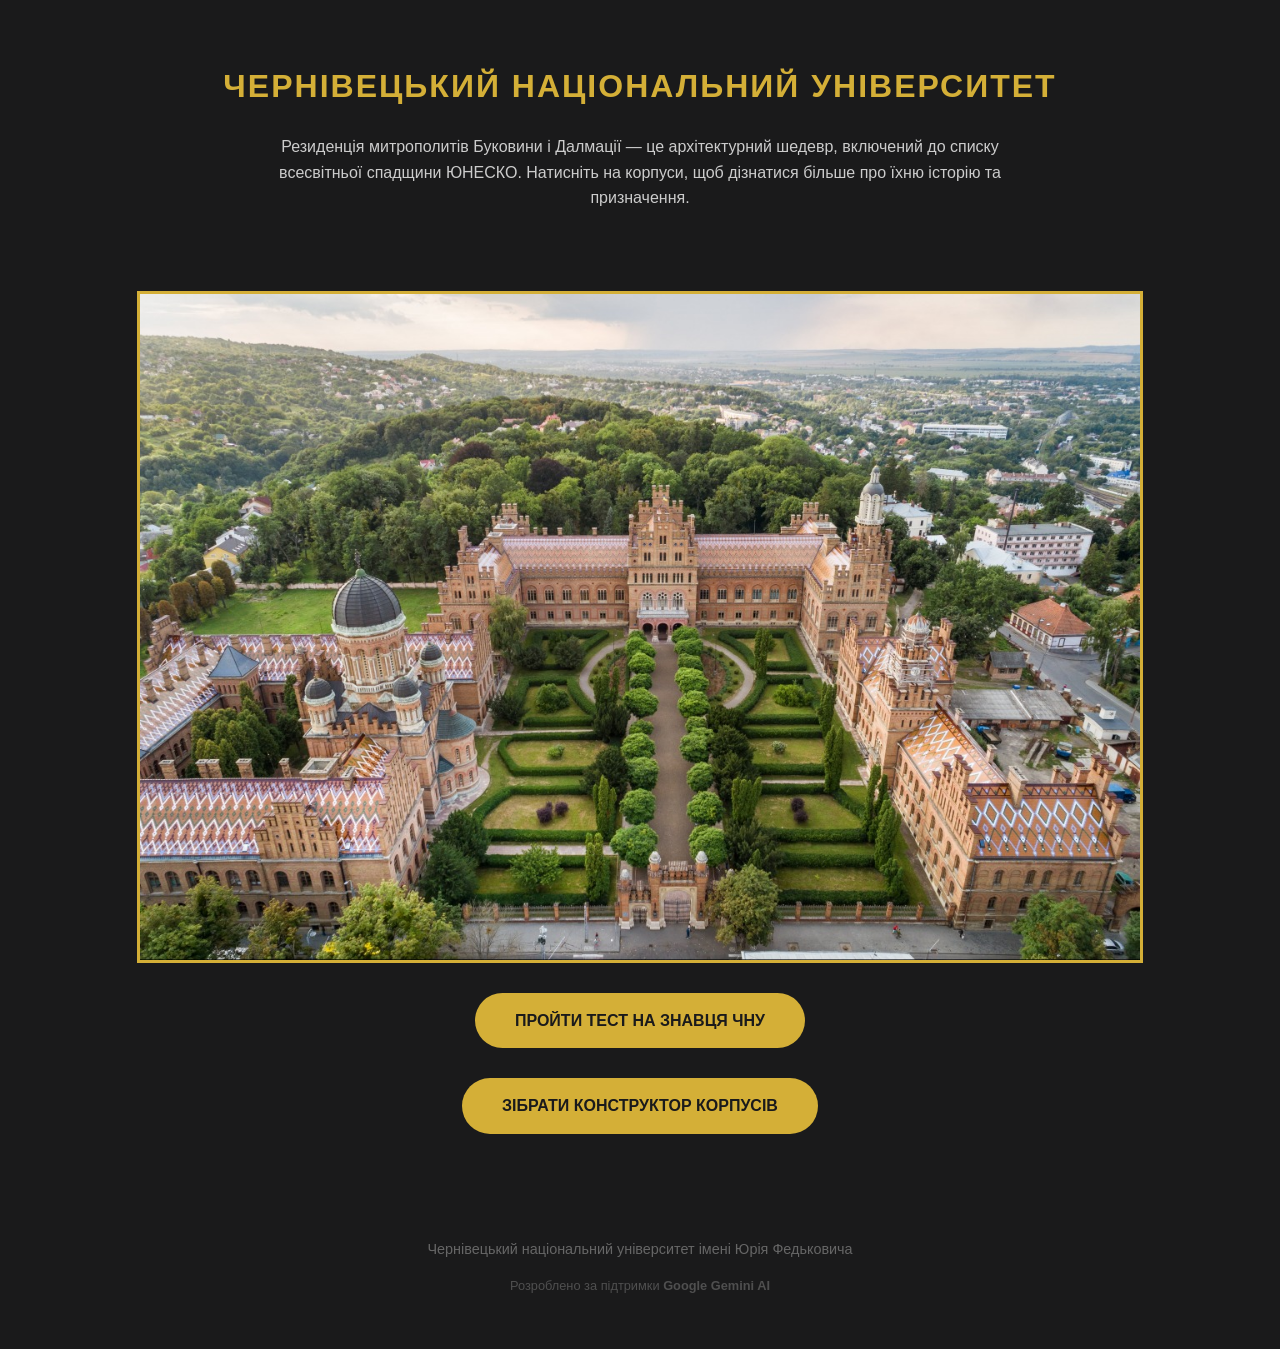
<file: index.html>
<!DOCTYPE html>
<html lang="uk">
<head>
    <meta charset="UTF-8">
    <meta name="viewport" content="width=device-width, initial-scale=1.0">
    <title>ЧНУ | Інтерактивний Гід</title>
    <link rel="stylesheet" href="style.css">
</head>
<body>
    <header>
        <h1>Чернівецький національний університет</h1>
        <p style="max-width: 800px; margin: 20px auto; color: #ccc;">
            Резиденція митрополитів Буковини і Далмації — це архітектурний шедевр, включений до списку всесвітньої спадщини ЮНЕСКО. 
            Натисніть на корпуси, щоб дізнатися більше про їхню історію та призначення.
        </p>
    </header>

    <div class="map-container">
        <img src="main-univ.jpg" alt="Університет" class="base-image">
        <svg viewBox="0 0 1000 600" class="map-svg">
            <polygon points="250,80 690,80 690,205 250,205" class="map-zone park-zone" onclick="location.href='park.html'"></polygon>
            <polygon points="310,206 730,206 730,294 310,294" class="map-zone main-zone" onclick="location.href='metropolitan.html'"></polygon>
            <rect x="750" y="285" width="128" height="300" class="map-zone guest-zone" transform="rotate(-28, 814, 435)" onclick="location.href='guest.html'"></rect>
            <rect x="0" y="294" width="330" height="281" class="map-zone seminary-zone" onclick="location.href='seminary.html'"></rect>
            <rect x="180" y="340" width="130" height="130" class="map-zone church-zone" onclick="location.href='church.html'"></rect>
        </svg>
    </div>

    <div style="margin-bottom: 50px;">
        <a href="test.html" class="btn-test">Пройти тест на знавця ЧНУ</a>
        <a href="puzzle.html" class="btn-test">Зібрати конструктор корпусів</a>
    </div>

    <footer>
        <p>Чернівецький національний університет імені Юрія Федьковича</p>
        <p style="margin-top: 10px; font-size: 0.8rem; opacity: 0.7;">
            Розроблено за підтримки <strong>Google Gemini AI</strong>
        </p>
    </footer>
</body>
</html>
</file>
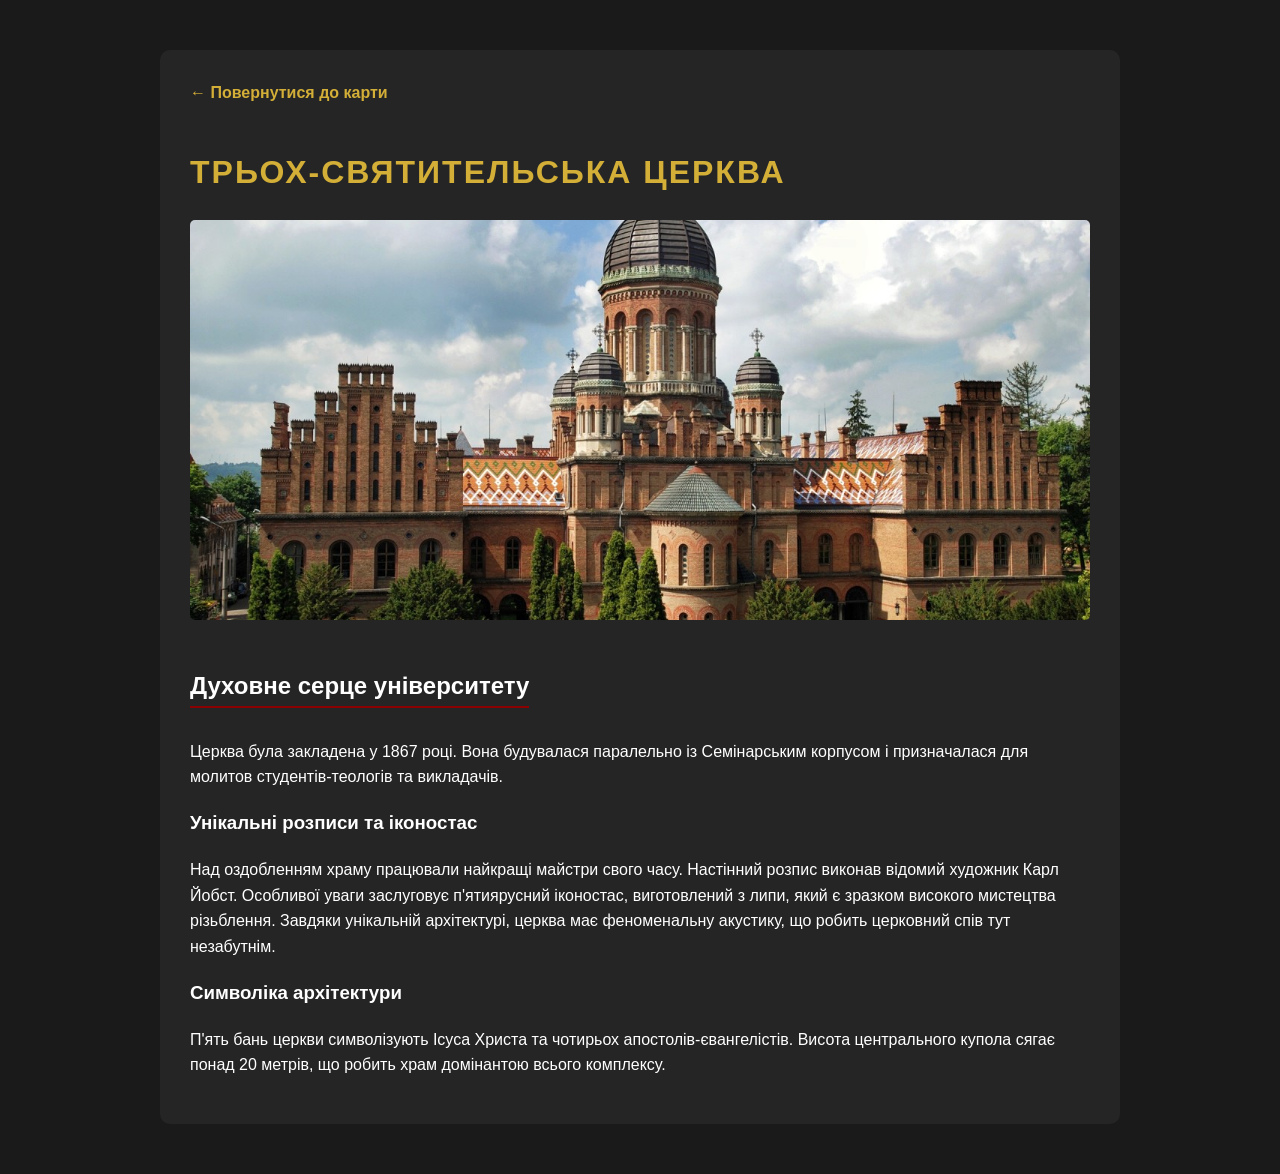
<file: church.html>
<!DOCTYPE html>
<html lang="uk">
<head>
    <meta charset="UTF-8">
    <title>Трьох-Святительська церква — ЧНУ</title>
    <link rel="stylesheet" href="style.css">
</head>
<body>
    <div class="container">
        <a href="index.html" class="back-link">← Повернутися до карти</a>
        <h1>Трьох-Святительська церква</h1>
        <img src="church-zone.jpg" class="detail-img" alt="Трьох-Святительська церква">
        
        <section class="content-section">
    <h2>Духовне серце університету</h2>
    <p>Церква була закладена у 1867 році. Вона будувалася паралельно із Семінарським корпусом і призначалася для молитов студентів-теологів та викладачів.</p>

    <h3>Унікальні розписи та іконостас</h3>
    <p>Над оздобленням храму працювали найкращі майстри свого часу. Настінний розпис виконав відомий художник Карл Йобст. Особливої уваги заслуговує п'ятиярусний іконостас, виготовлений з липи, який є зразком високого мистецтва різьблення. Завдяки унікальній архітектурі, церква має феноменальну акустику, що робить церковний спів тут незабутнім.</p>

    <h3>Символіка архітектури</h3>
    <p>П'ять бань церкви символізують Ісуса Христа та чотирьох апостолів-євангелістів. Висота центрального купола сягає понад 20 метрів, що робить храм домінантою всього комплексу.</p>
</section>
    </div>
</body>
</html>
</file>
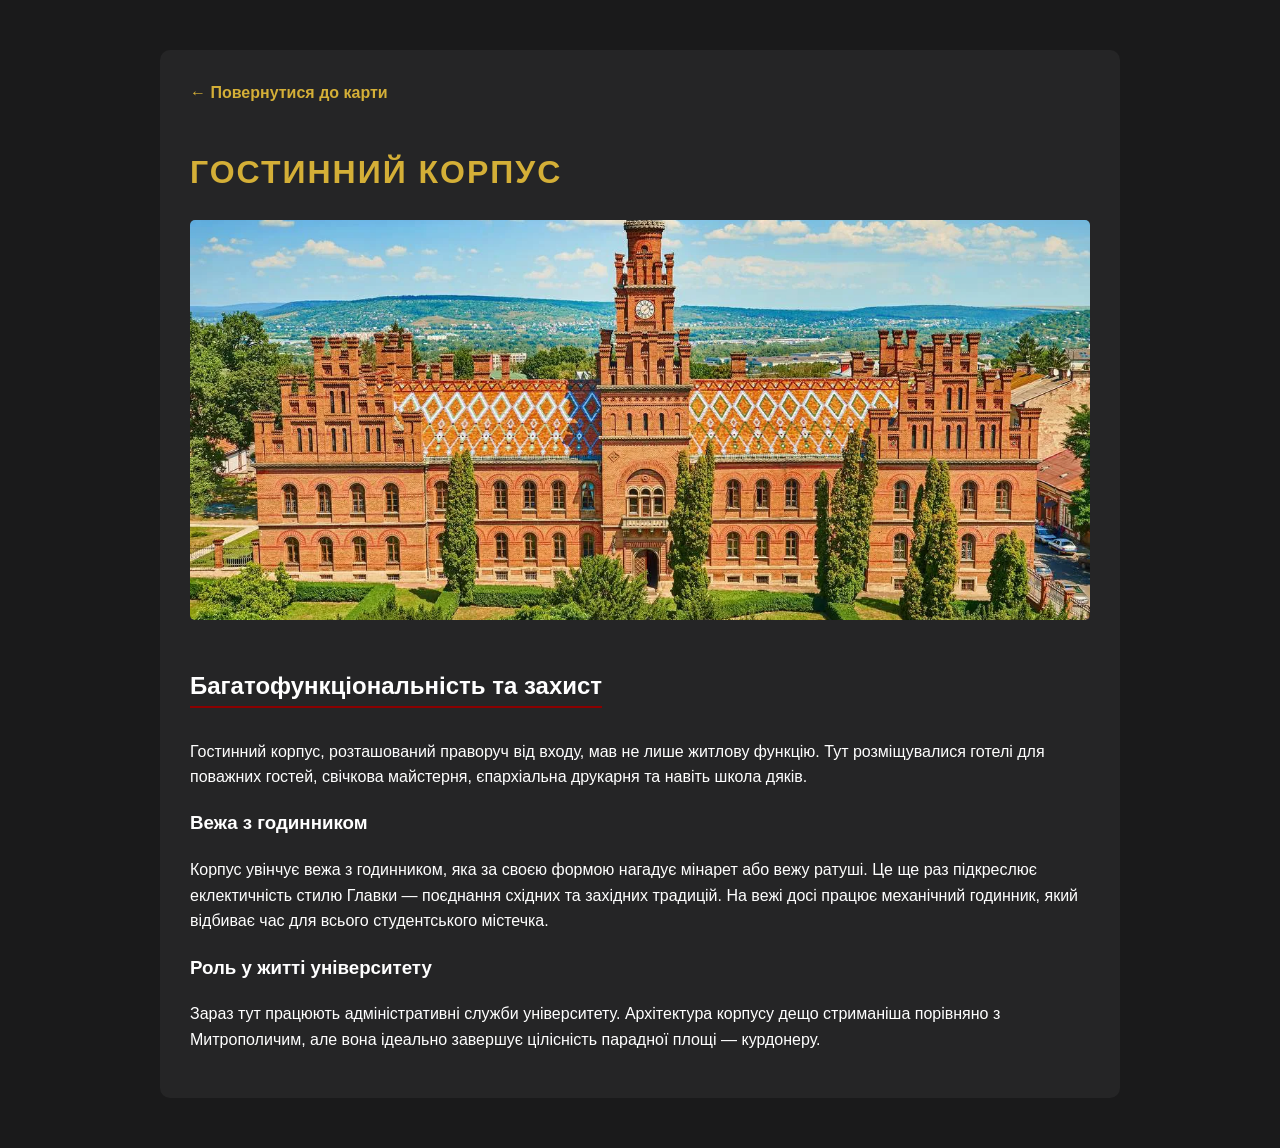
<file: guest.html>
<!DOCTYPE html>
<html lang="uk">
<head>
    <meta charset="UTF-8">
    <title>Гостинний корпус — ЧНУ</title>
    <link rel="stylesheet" href="style.css">
</head>
<body>
    <div class="container">
        <a href="index.html" class="back-link">← Повернутися до карти</a>
        <h1>Гостинний корпус</h1>
        <img src="guest-zone.png" class="detail-img" alt="Гостинний корпус">
        
        <section class="content-section">
    <h2>Багатофункціональність та захист</h2>
    <p>Гостинний корпус, розташований праворуч від входу, мав не лише житлову функцію. Тут розміщувалися готелі для поважних гостей, свічкова майстерня, єпархіальна друкарня та навіть школа дяків.</p>

    <h3>Вежа з годинником</h3>
    <p>Корпус увінчує вежа з годинником, яка за своєю формою нагадує мінарет або вежу ратуші. Це ще раз підкреслює еклектичність стилю Главки — поєднання східних та західних традицій. На вежі досі працює механічний годинник, який відбиває час для всього студентського містечка.</p>

    <h3>Роль у житті університету</h3>
    <p>Зараз тут працюють адміністративні служби університету. Архітектура корпусу дещо стриманіша порівняно з Митрополичим, але вона ідеально завершує цілісність парадної площі — курдонеру.</p>
</section>
    </div>
</body>
</html>
</file>
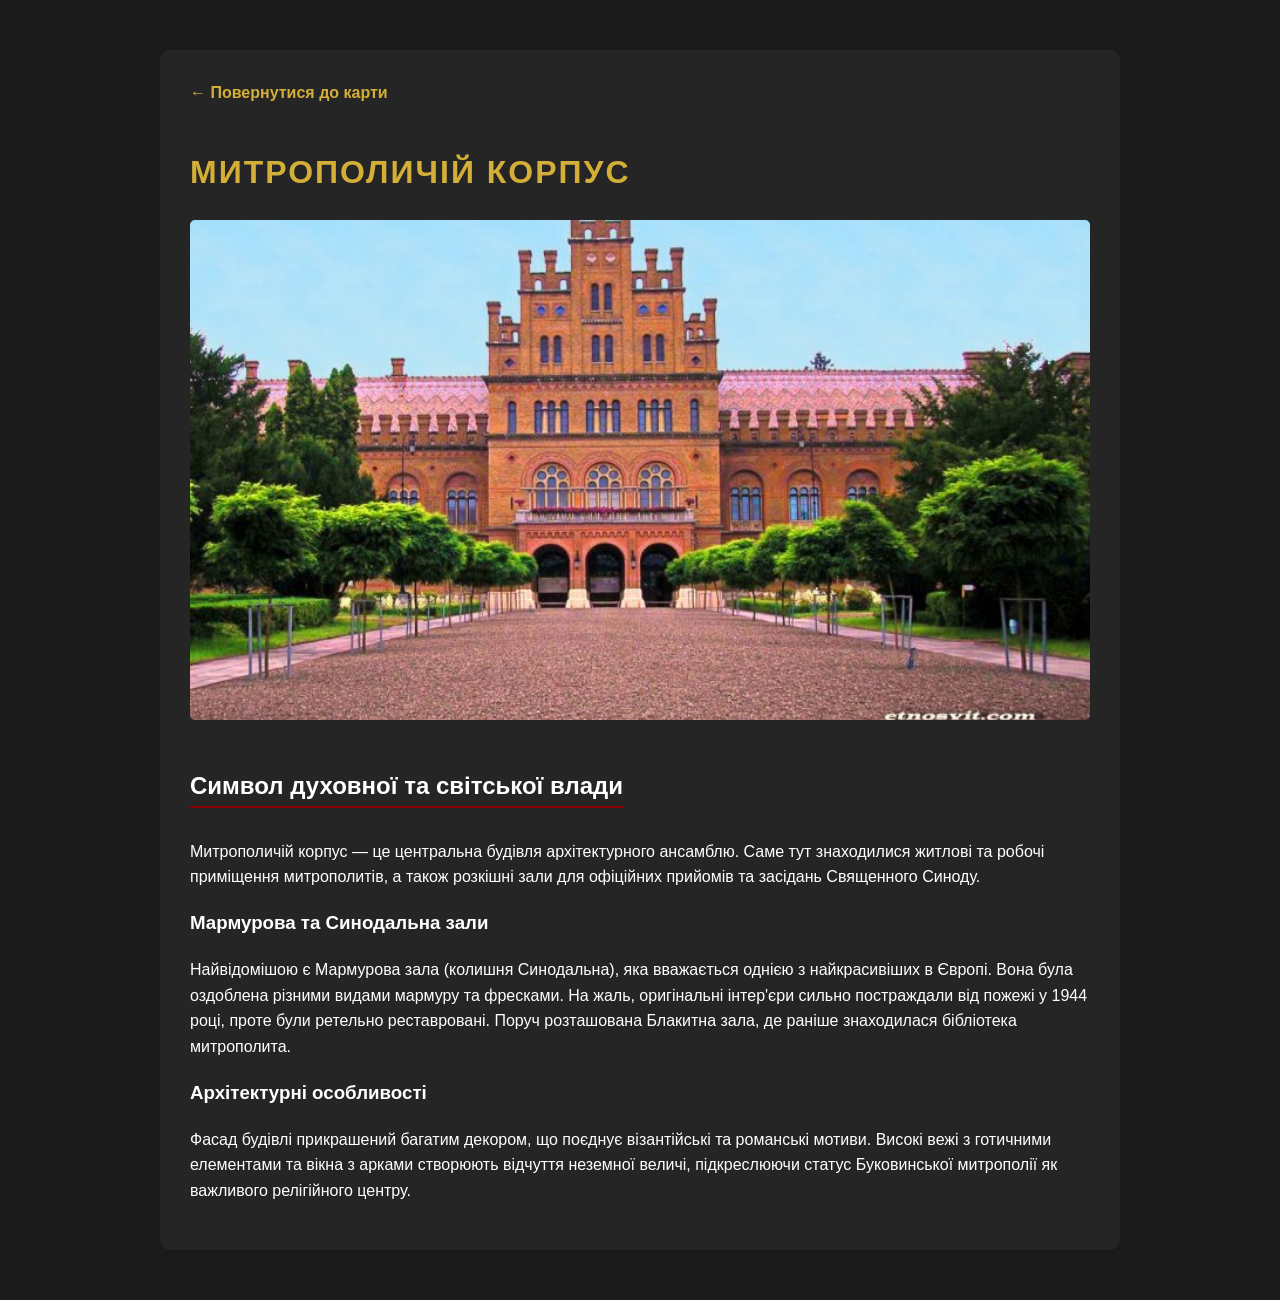
<file: metropolitan.html>
<!DOCTYPE html>
<html lang="uk">
<head>
    <meta charset="UTF-8">
    <title>Митрополичій корпус — ЧНУ</title>
    <link rel="stylesheet" href="style.css">
</head>
<body>
    <div class="container">
        <a href="index.html" class="back-link">← Повернутися до карти</a>
        <h1>Митрополичій корпус</h1>
        <img src="main-zone.jpg" class="main-page-img" alt="Митрополичій корпус">
        <section class="content-section">
    <h2>Символ духовної та світської влади</h2>
    <p>Митрополичій корпус — це центральна будівля архітектурного ансамблю. Саме тут знаходилися житлові та робочі приміщення митрополитів, а також розкішні зали для офіційних прийомів та засідань Священного Синоду.</p>

    <h3>Мармурова та Синодальна зали</h3>
    <p>Найвідомішою є Мармурова зала (колишня Синодальна), яка вважається однією з найкрасивіших в Європі. Вона була оздоблена різними видами мармуру та фресками. На жаль, оригінальні інтер'єри сильно постраждали від пожежі у 1944 році, проте були ретельно реставровані. Поруч розташована Блакитна зала, де раніше знаходилася бібліотека митрополита.</p>

    <h3>Архітектурні особливості</h3>
    <p>Фасад будівлі прикрашений багатим декором, що поєднує візантійські та романські мотиви. Високі вежі з готичними елементами та вікна з арками створюють відчуття неземної величі, підкреслюючи статус Буковинської митрополії як важливого релігійного центру.</p>
</section>
    </div>
</body>
</html>
</file>
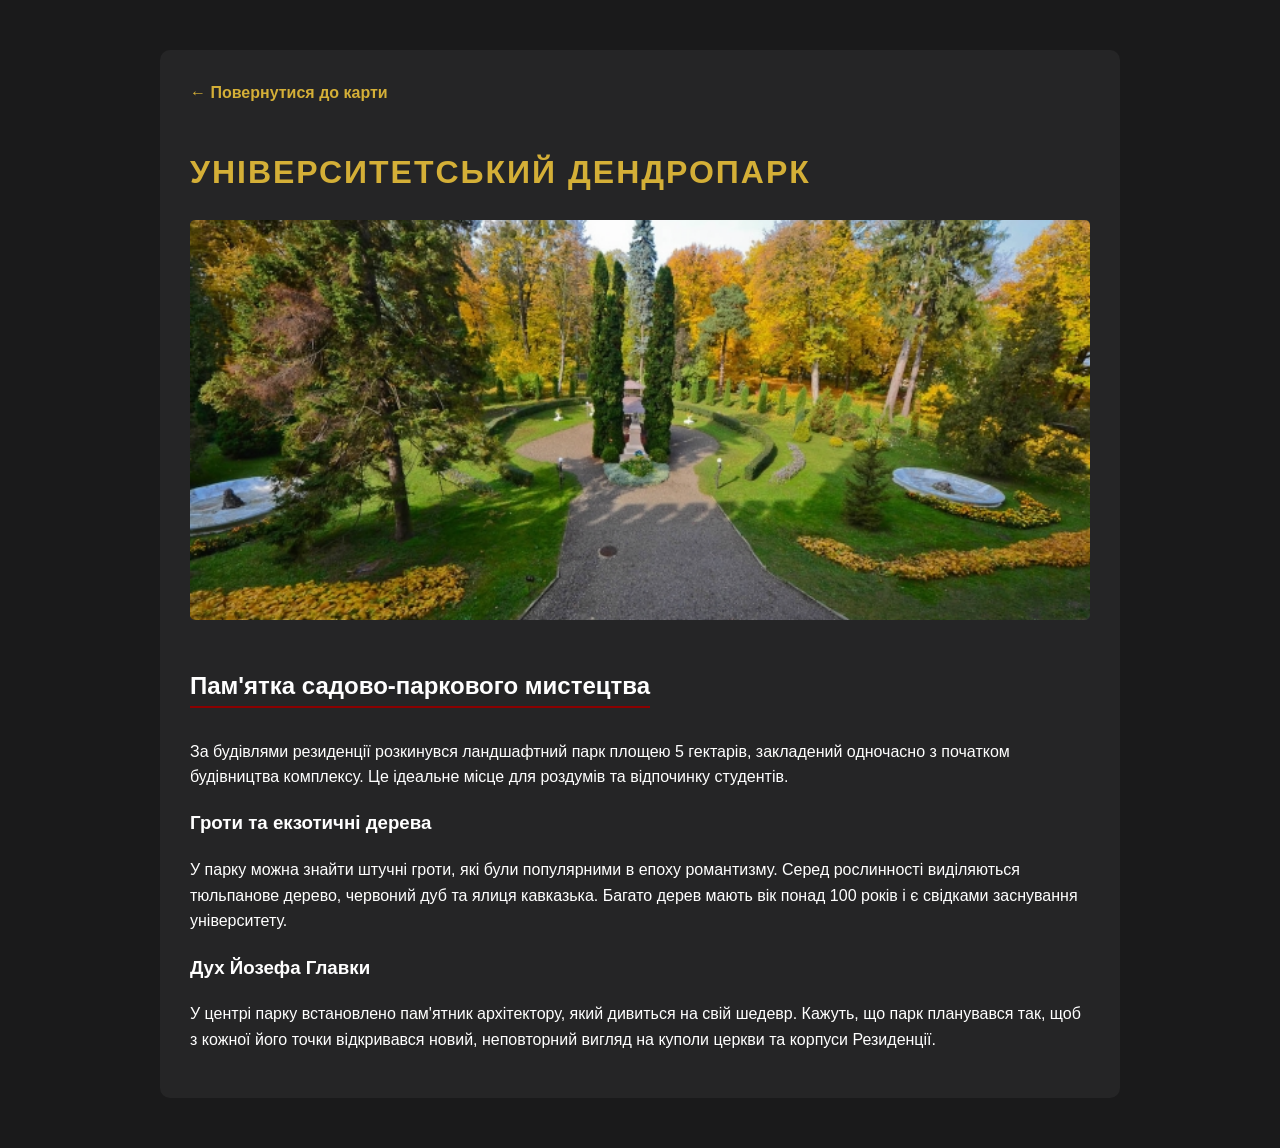
<file: park.html>
<!DOCTYPE html>
<html lang="uk">
<head>
    <meta charset="UTF-8">
    <title>Університетський дендропарк — ЧНУ</title>
    <link rel="stylesheet" href="style.css">
</head>
<body>
    <div class="container">
        <a href="index.html" class="back-link">← Повернутися до карти</a>
        <h1>Університетський дендропарк</h1>
        <img src="park-zone.png" class="detail-img" alt="Дендропарк">
        
        <section class="content-section">
    <h2>Пам'ятка садово-паркового мистецтва</h2>
    <p>За будівлями резиденції розкинувся ландшафтний парк площею 5 гектарів, закладений одночасно з початком будівництва комплексу. Це ідеальне місце для роздумів та відпочинку студентів.</p>

    <h3>Гроти та екзотичні дерева</h3>
    <p>У парку можна знайти штучні гроти, які були популярними в епоху романтизму. Серед рослинності виділяються тюльпанове дерево, червоний дуб та ялиця кавказька. Багато дерев мають вік понад 100 років і є свідками заснування університету.</p>

    <h3>Дух Йозефа Главки</h3>
    <p>У центрі парку встановлено пам'ятник архітектору, який дивиться на свій шедевр. Кажуть, що парк планувався так, щоб з кожної його точки відкривався новий, неповторний вигляд на куполи церкви та корпуси Резиденції.</p>
</section>
    </div>
</body>
</html>
</file>
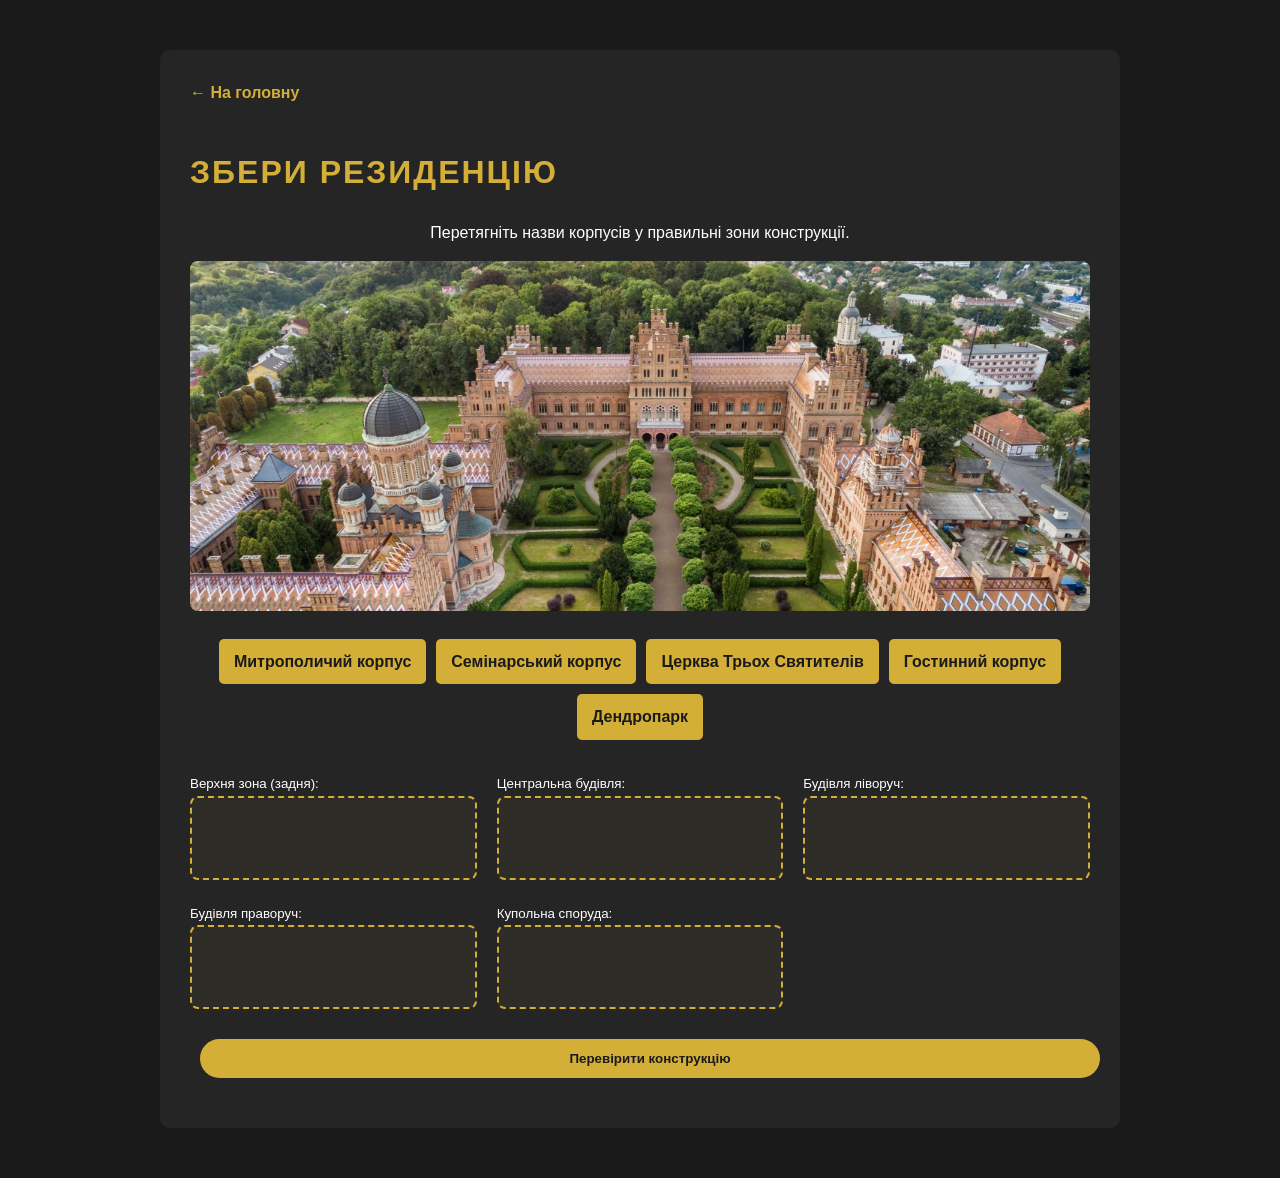
<file: puzzle.html>
<!DOCTYPE html>
<html lang="uk">
<head>
    <meta charset="UTF-8">
    <title>Конструктор Резиденції — ЧНУ</title>
    <link rel="stylesheet" href="style.css">
</head>
<body>
    <div class="container">
        <a href="index.html" class="back-link">← На головну</a>
        <h1>Збери Резиденцію</h1>
        <p style="text-align: center;">Перетягніть назви корпусів у правильні зони конструкції.</p>

        <img src="main-univ.jpg" class="puzzle-bg" alt="Схема">

        <div class="drag-items" id="drag-items">
            <div class="drag-item" draggable="true" id="item-main">Митрополичий корпус</div>
            <div class="drag-item" draggable="true" id="item-seminary">Семінарський корпус</div>
            <div class="drag-item" draggable="true" id="item-church">Церква Трьох Святителів</div>
            <div class="drag-item" draggable="true" id="item-guest">Гостинний корпус</div>
            <div class="drag-item" draggable="true" id="item-park">Дендропарк</div>
        </div>

        <div class="drop-zones">
            <div><small>Верхня зона (задня):</small> <div class="drop-target" data-correct="item-park"></div></div>
            <div><small>Центральна будівля:</small> <div class="drop-target" data-correct="item-main"></div></div>
            <div><small>Будівля ліворуч:</small> <div class="drop-target" data-correct="item-seminary"></div></div>
            <div><small>Будівля праворуч:</small> <div class="drop-target" data-correct="item-guest"></div></div>
            <div><small>Купольна споруда:</small> <div class="drop-target" data-correct="item-church"></div></div>
        </div>

        <button class="btn-nav" style="display: block; width: 100%; margin-top: 30px; cursor: pointer;" onclick="checkPuzzle()">Перевірити конструкцію</button>
        <p id="puzzle-res" style="text-align: center; margin-top: 20px; font-weight: bold;"></p>
    </div>

    <script>
        
const draggables = document.querySelectorAll('.drag-item');
const containers = document.querySelectorAll('.drop-target');
const dragItemsContainer = document.getElementById('drag-items');

draggables.forEach(draggable => {
    draggable.addEventListener('dragstart', () => {
        draggable.classList.add('dragging');
    });
    draggable.addEventListener('dragend', () => {
        draggable.classList.remove('dragging');
    });
});

containers.forEach(container => {
    container.addEventListener('dragover', e => {
        e.preventDefault(); 
        container.classList.add('hover');
    });

    container.addEventListener('dragleave', () => {
        container.classList.remove('hover');
    });

    container.addEventListener('drop', e => {
        e.preventDefault(); 
        container.classList.remove('hover');
        
        const draggable = document.querySelector('.dragging');
        
        
        if (container.children.length === 0) {
            container.appendChild(draggable);
        } else {
            
            const existingItem = container.children[0];
            dragItemsContainer.appendChild(existingItem);
            container.appendChild(draggable);
        }
    });
});

dragItemsContainer.addEventListener('dragover', e => {
    e.preventDefault();
    dragItemsContainer.classList.add('hover-bg'); 
});

dragItemsContainer.addEventListener('dragleave', () => {
    dragItemsContainer.classList.remove('hover-bg');
});

dragItemsContainer.addEventListener('drop', e => {
    e.preventDefault();
    dragItemsContainer.classList.remove('hover-bg');
    const draggable = document.querySelector('.dragging');
    dragItemsContainer.appendChild(draggable);
});


function checkPuzzle() {
    let correctCount = 0;
    let allFilled = true;

    containers.forEach(container => {
        const child = container.children[0];
        
        // Очищення попередніх результатів
        container.style.borderColor = "var(--gold)";

        if (child) {
            if (child.id === container.dataset.correct) {
                container.style.borderColor = "#2ecc71"; // Зелений
                correctCount++;
            } else {
                container.style.borderColor = "#e74c3c"; // Червоний
            }
        } else {
            allFilled = false;
        }
    });
    
    const res = document.getElementById('puzzle-res');
    
    if (!allFilled) {
        res.innerHTML = "Заповніть усі комірки конструкції!";
        res.style.color = "white";
        return;
    }

    if (correctCount === 5) {
        res.innerHTML = "Блискуче! Резиденцію митрополитів успішно відбудовано! 🏛️✨";
        res.style.color = "#2ecc71";
    } else {
        res.innerHTML = `Знайдено помилки. Правильно зібрано: ${correctCount} з 5. Спробуйте ще раз.`;
        res.style.color = "white";
    }
}
    </script>
</body>
</html>
</file>
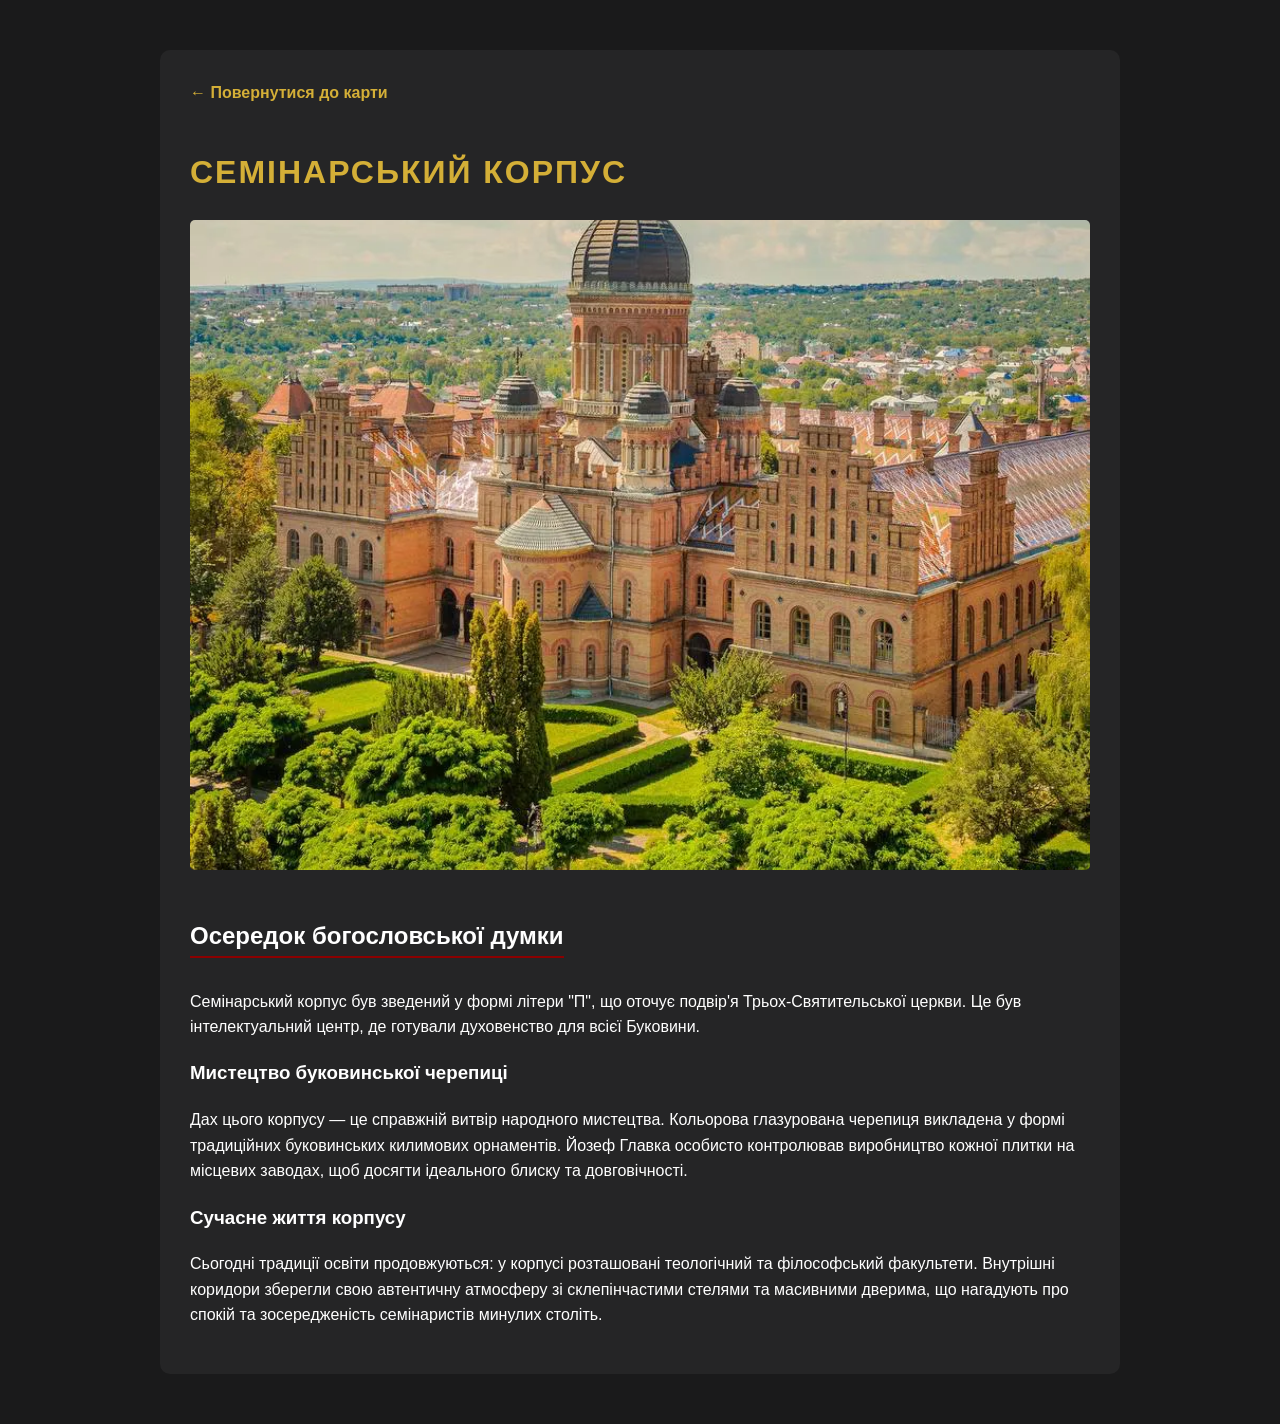
<file: seminary.html>
<!DOCTYPE html>
<html lang="uk">
<head>
    <meta charset="UTF-8">
    <title>Семінарський корпус — ЧНУ</title>
    <link rel="stylesheet" href="style.css">
</head>
<body>
    <div class="container">
        <a href="index.html" class="back-link">← Повернутися до карти</a>
        <h1>Семінарський корпус</h1>
        <img src="seminary-zone.png" class="seminary-page-img" alt="Семінарський корпус">
        <section class="content-section">
    <h2>Осередок богословської думки</h2>
    <p>Семінарський корпус був зведений у формі літери "П", що оточує подвір'я Трьох-Святительської церкви. Це був інтелектуальний центр, де готували духовенство для всієї Буковини.</p>

    <h3>Мистецтво буковинської черепиці</h3>
    <p>Дах цього корпусу — це справжній витвір народного мистецтва. Кольорова глазурована черепиця викладена у формі традиційних буковинських килимових орнаментів. Йозеф Главка особисто контролював виробництво кожної плитки на місцевих заводах, щоб досягти ідеального блиску та довговічності.</p>

    <h3>Сучасне життя корпусу</h3>
    <p>Сьогодні традиції освіти продовжуються: у корпусі розташовані теологічний та філософський факультети. Внутрішні коридори зберегли свою автентичну атмосферу зі склепінчастими стелями та масивними дверима, що нагадують про спокій та зосередженість семінаристів минулих століть.</p>
</section>
    </div>
</body>
</html>
</file>
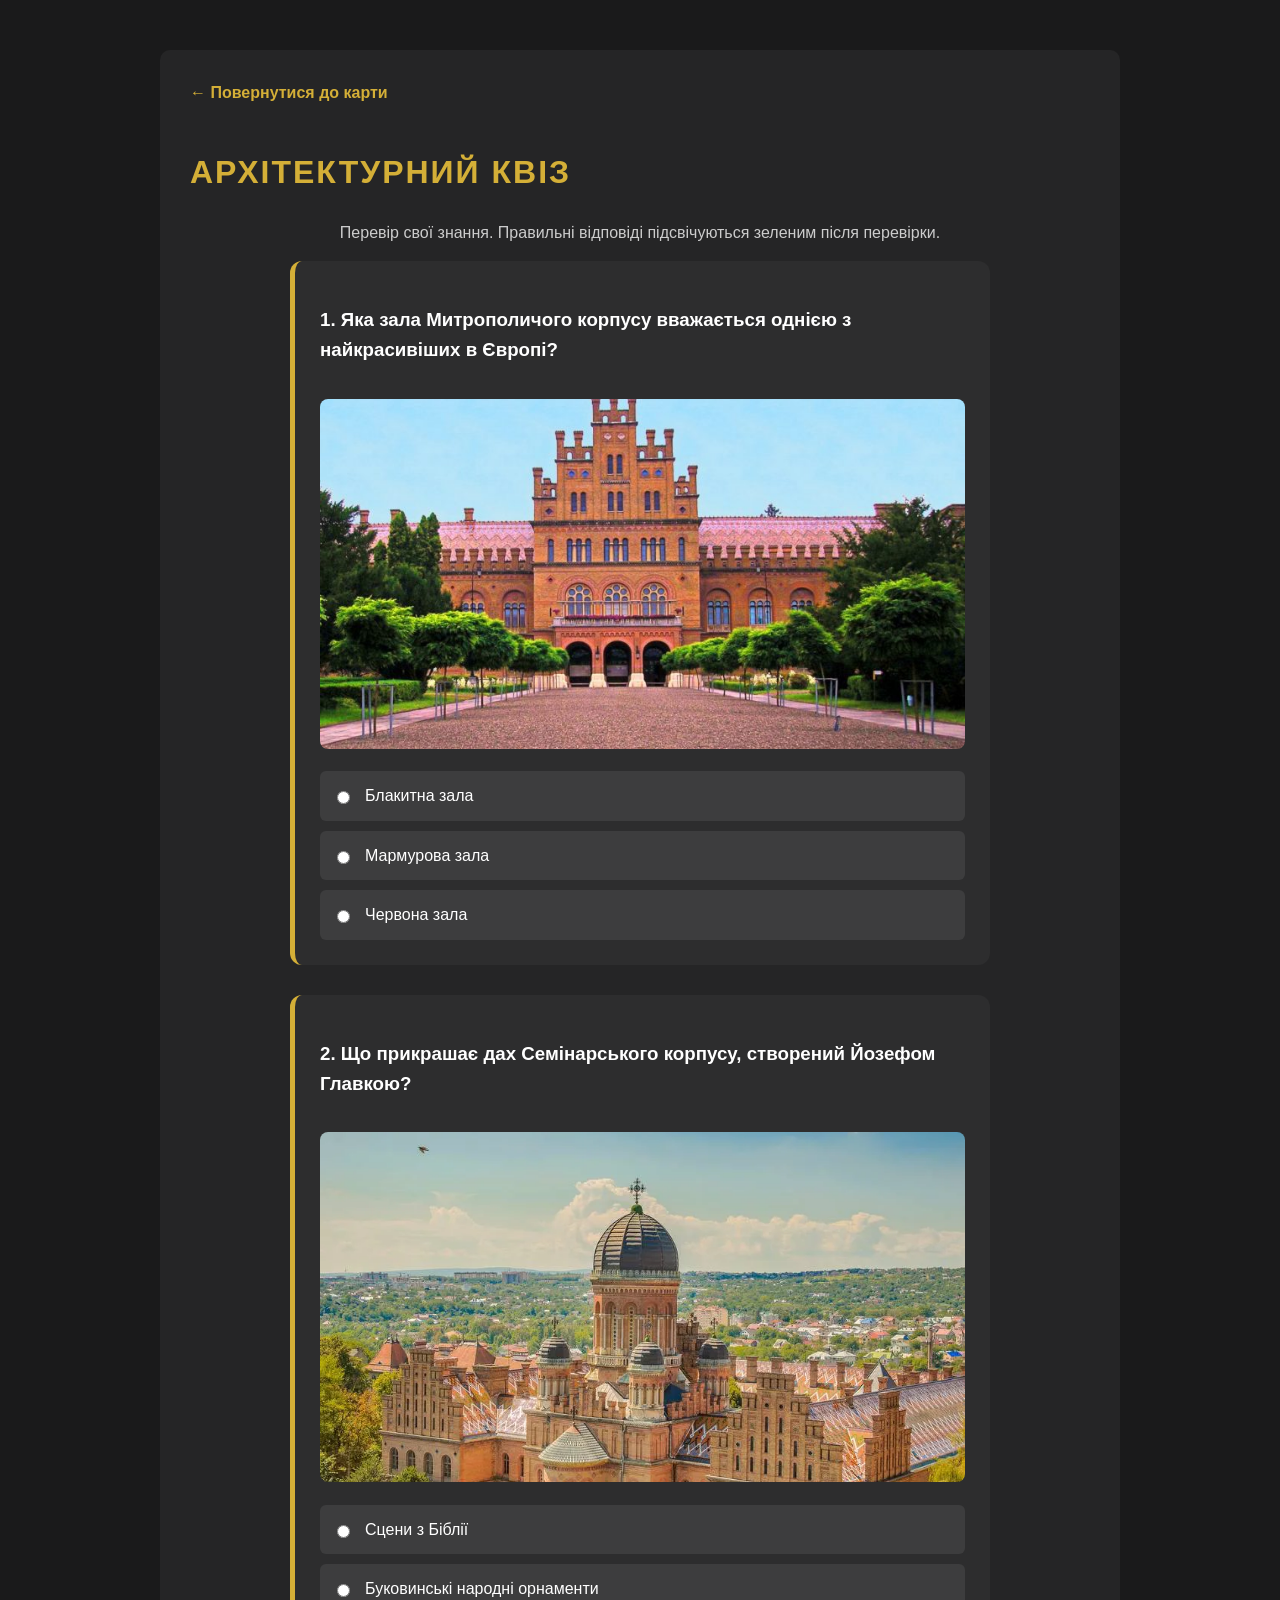
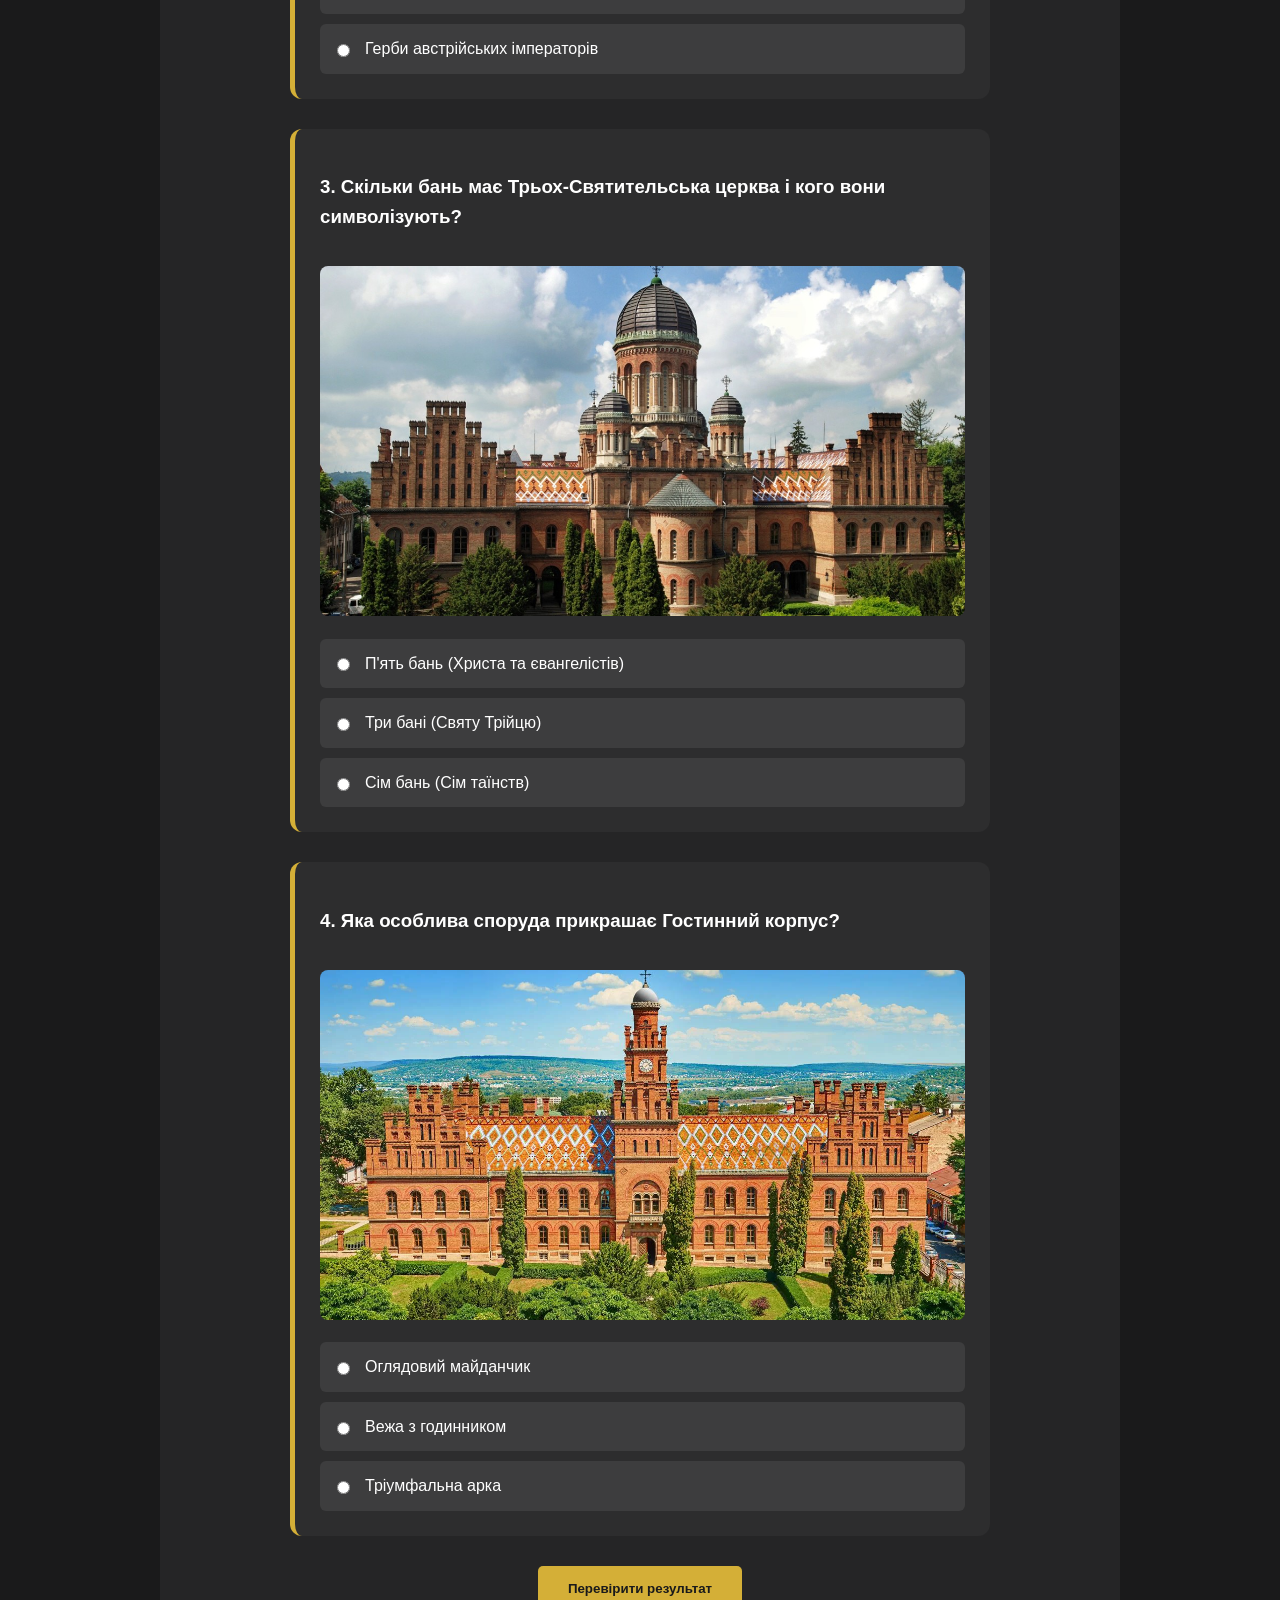
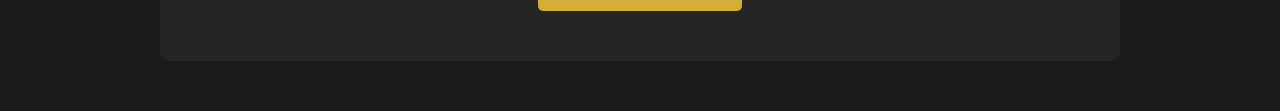
<file: test.html>
<!DOCTYPE html>
<html lang="uk">
<head>
    <meta charset="UTF-8">
    <meta name="viewport" content="width=device-width, initial-scale=1.0">
    <title>Тест: Чи знаєте ви ЧНУ? — ЧНУ</title>
    <link rel="stylesheet" href="style.css">
</head>
<body>
    <div class="container">
        <a href="index.html" class="back-link">← Повернутися до карти</a>
        <h1>Архітектурний Квіз</h1>
        <p style="text-align: center; color: #ccc;">Перевір свої знання. Правильні відповіді підсвічуються зеленим після перевірки.</p>

        <div class="test-container">
            <div class="question-block" id="q1-block">
                <h3>1. Яка зала Митрополичого корпусу вважається однією з найкрасивіших в Європі?</h3>
                <img src="main-zone.jpg" class="test-img" alt="Митрополичий корпус">
                <div class="options">
                    <label class="option"><input type="radio" name="q1" value="0"> Блакитна зала</label>
                    <label class="option" id="correct1"><input type="radio" name="q1" value="1"> Мармурова зала</label>
                    <label class="option"><input type="radio" name="q1" value="0"> Червона зала</label>
                </div>
            </div>

            <div class="question-block" id="q2-block">
                <h3>2. Що прикрашає дах Семінарського корпусу, створений Йозефом Главкою?</h3>
                <img src="seminary-zone.png" class="test-img" alt="Семінарський корпус">
                <div class="options">
                    <label class="option"><input type="radio" name="q2" value="0"> Сцени з Біблії</label>
                    <label class="option" id="correct2"><input type="radio" name="q2" value="1"> Буковинські народні орнаменти</label>
                    <label class="option"><input type="radio" name="q2" value="0"> Герби австрійських імператорів</label>
                </div>
            </div>

            <div class="question-block" id="q3-block">
                <h3>3. Скільки бань має Трьох-Святительська церква і кого вони символізують?</h3>
                <img src="church-zone.jpg" class="test-img" alt="Церква">
                <div class="options">
                    <label class="option" id="correct3"><input type="radio" name="q3" value="1"> П'ять бань (Христа та євангелістів)</label>
                    <label class="option"><input type="radio" name="q3" value="0"> Три бані (Святу Трійцю)</label>
                    <label class="option"><input type="radio" name="q3" value="0"> Сім бань (Сім таїнств)</label>
                </div>
            </div>

            <div class="question-block" id="q4-block">
                <h3>4. Яка особлива споруда прикрашає Гостинний корпус?</h3>
                <img src="guest-zone.png" class="test-img" alt="Гостинний корпус">
                <div class="options">
                    <label class="option"><input type="radio" name="q4" value="0"> Оглядовий майданчик</label>
                    <label class="option" id="correct4"><input type="radio" name="q4" value="1"> Вежа з годинником</label>
                    <label class="option"><input type="radio" name="q4" value="0"> Тріумфальна арка</label>
                </div>
            </div>

            <button class="btn-check" onclick="checkTest()">Перевірити результат</button>
            
            <div id="result-box">
                <p id="result-text" style="font-size: 1.2rem; font-weight: bold;"></p>
            </div>
        </div>
    </div>

    <script>
        function checkTest() {
            let score = 0;
            const totalQuestions = 4;
            document.querySelectorAll('.option').forEach(el => el.classList.remove('correct', 'wrong'));

            for (let i = 1; i <= totalQuestions; i++) {
                const selected = document.querySelector(`input[name="q${i}"]:checked`);
                const correctOption = document.getElementById(`correct${i}`);

                if (!selected) {
                    alert("Будь ласка, дайте відповіді на всі запитання!");
                    return;
                }

                if (selected.value === "1") {
                    score++;
                    selected.parentElement.classList.add('correct');
                } else {
                    selected.parentElement.classList.add('wrong');
                    correctOption.classList.add('correct');
                }
            }

            const resText = document.getElementById('result-text');
            const resBox = document.getElementById('result-box');
            resBox.style.padding = "20px";
            resBox.style.background = "#3d3d3e";
            resBox.style.borderRadius = "10px";

            if(score === totalQuestions) {
                resText.innerHTML = `Блискуче! ${score}/${totalQuestions}. Ти — майстер архітектури ЧНУ! 🏛️`;
                resText.style.color = "var(--gold)";
            } else {
                resText.innerHTML = `Ваш результат: ${score} з ${totalQuestions}. Перевір позначені правильні відповіді.`;
                resText.style.color = "white";
            }
            resBox.scrollIntoView({ behavior: 'smooth' });
        }
    </script>
</body>
</html>
</file>
<file: style.css>
:root {
    --gold: #d4af37;
    --dark: #1a1a1b;
    --accent: #8b0000;
    --success: #2ecc71;
}

body {
    margin: 0;
    font-family: 'Segoe UI', Tahoma, Geneva, Verdana, sans-serif;
    background-color: var(--dark);
    color: white;
    line-height: 1.6;
}

header { text-align: center; padding: 40px 20px; }
h1 { color: var(--gold); text-transform: uppercase; letter-spacing: 2px; }

.map-container {
    position: relative;
    max-width: 1000px;
    margin: 20px auto;
    border: 3px solid var(--gold);
}

.base-image { width: 100%; display: block; }

.map-svg {
    position: absolute;
    top: 0; left: 0; width: 100%; height: 100%;
}

.map-zone {
    fill: transparent;
    stroke: none;
    cursor: pointer;
    transition: fill 0.3s ease; 
}

.park-zone:hover { fill: rgba(34, 139, 34, 0.4); }
.main-zone:hover { fill: rgba(255, 215, 0, 0.4); }
.guest-zone:hover { fill: rgba(30, 144, 255, 0.4); }
.seminary-zone:hover { fill: rgba(255, 140, 0, 0.4); }
.church-zone:hover { fill: rgba(220, 20, 60, 0.5) !important; }

.container {
    max-width: 900px; 
    margin: 50px auto;
    background: #252526;
    padding: 30px;
    border-radius: 10px;
}

.detail-img {
    width: 100%;
    height: 400px;
    object-fit: cover;
    border-radius: 5px;
    margin-bottom: 20px;
}

.seminary-page-img {
    width: 100%;
    height: 650px;
    object-fit: cover;
    object-position: center 80%;
    border-radius: 5px;
    margin-bottom: 20px;
}

.main-page-img {
    width: 100%;
    height: 500px; 
    object-fit: cover;
    object-position: center 70%; 
    border-radius: 5px;
    margin-bottom: 20px;
}

.back-link {
    display: inline-block;
    color: var(--gold);
    text-decoration: none;
    font-weight: bold;
    margin-bottom: 20px;
}

.back-link:hover { text-decoration: underline; }

.btn-test {
    display: block;
    width: fit-content;
    margin: 30px auto;
    padding: 15px 40px;
    background: var(--gold);
    color: var(--dark);
    text-decoration: none;
    font-weight: bold;
    border-radius: 30px;
    text-transform: uppercase;
    transition: 0.3s;
    text-align: center;
}

.btn-test:hover { background: #fff; transform: scale(1.05); }

.btn-nav {
    display: inline-block;
    margin: 10px;
    padding: 12px 25px;
    background: var(--gold);
    color: var(--dark);
    text-decoration: none;
    font-weight: bold;
    border-radius: 20px;
    transition: 0.3s;
    border: none;
}
.btn-nav:hover { background: white; transform: translateY(-3px); }

h2 { border-bottom: 2px solid var(--accent); display: inline-block; margin-bottom: 15px; }

.test-container { max-width: 700px; margin: 0 auto; }

.question-block { 
    background: #2d2d2e; 
    padding: 25px; 
    border-radius: 12px; 
    margin-bottom: 30px; 
    border-left: 5px solid var(--gold);
}

.test-img {
    width: 100%;
    height: 350px;
    object-fit: cover;
    object-position: center;
    border-radius: 8px;
    margin: 15px 0;
}

.options {
    display: flex;
    flex-direction: column;
    gap: 10px;
}

.option {
    background: #3d3d3e;
    padding: 12px;
    border-radius: 6px;
    cursor: pointer;
    transition: 0.3s;
    display: flex;
    align-items: center;
}

.option:hover { background: #4d4d4e; }

.option input { margin-right: 15px; }

.correct {
    background: rgba(46, 204, 113, 0.3) !important;
    border: 2px solid #2ecc71 !important;
}

.wrong {
    background: rgba(231, 76, 60, 0.3) !important;
    border: 2px solid #e74c3c !important;
}

.btn-check {
    background: var(--gold); color: var(--dark); border: none; padding: 15px 30px;
    font-weight: bold; cursor: pointer; border-radius: 5px; display: block; margin: 20px auto;
}

#result-box {
    margin-top: 20px;
    text-align: center;
    transition: all 0.5s ease;
}

.drag-items { 
    display: flex; 
    justify-content: center; 
    gap: 10px; 
    flex-wrap: wrap; 
    margin-bottom: 30px; 
}

.drag-item {
    padding: 10px 15px;
    background: var(--gold);
    color: var(--dark);
    border-radius: 5px;
    cursor: grab;
    font-weight: bold;
    user-select: none;
    transition: background 0.3s;
}

.drag-item:active { cursor: grabbing; }

.drop-zones {
    display: grid;
    grid-template-columns: repeat(auto-fit, minmax(250px, 1fr));
    gap: 20px;
    margin-top: 20px;
}

.drop-target {
    min-height: 70px;
    border: 2px dashed var(--gold);
    border-radius: 8px;
    display: flex;
    align-items: center;
    justify-content: center;
    background: rgba(212, 175, 55, 0.05);
    transition: 0.3s;
    padding: 5px;
}

.drop-target.hover { background: rgba(212, 175, 55, 0.2); }

.drop-target .drag-item { 
    width: 100% !important; 
    height: 100% !important;
    box-sizing: border-box;
    margin: 0 !important; 
    display: flex;
    align-items: center;
    justify-content: center;
    text-align: center;
}

.puzzle-bg {
    width: 100%;
    height: 350px;
    object-fit: cover;
    border-radius: 8px;
    margin-bottom: 20px;
}

footer { text-align: center; padding: 40px; color: #666; font-size: 0.9rem; }
</file>
